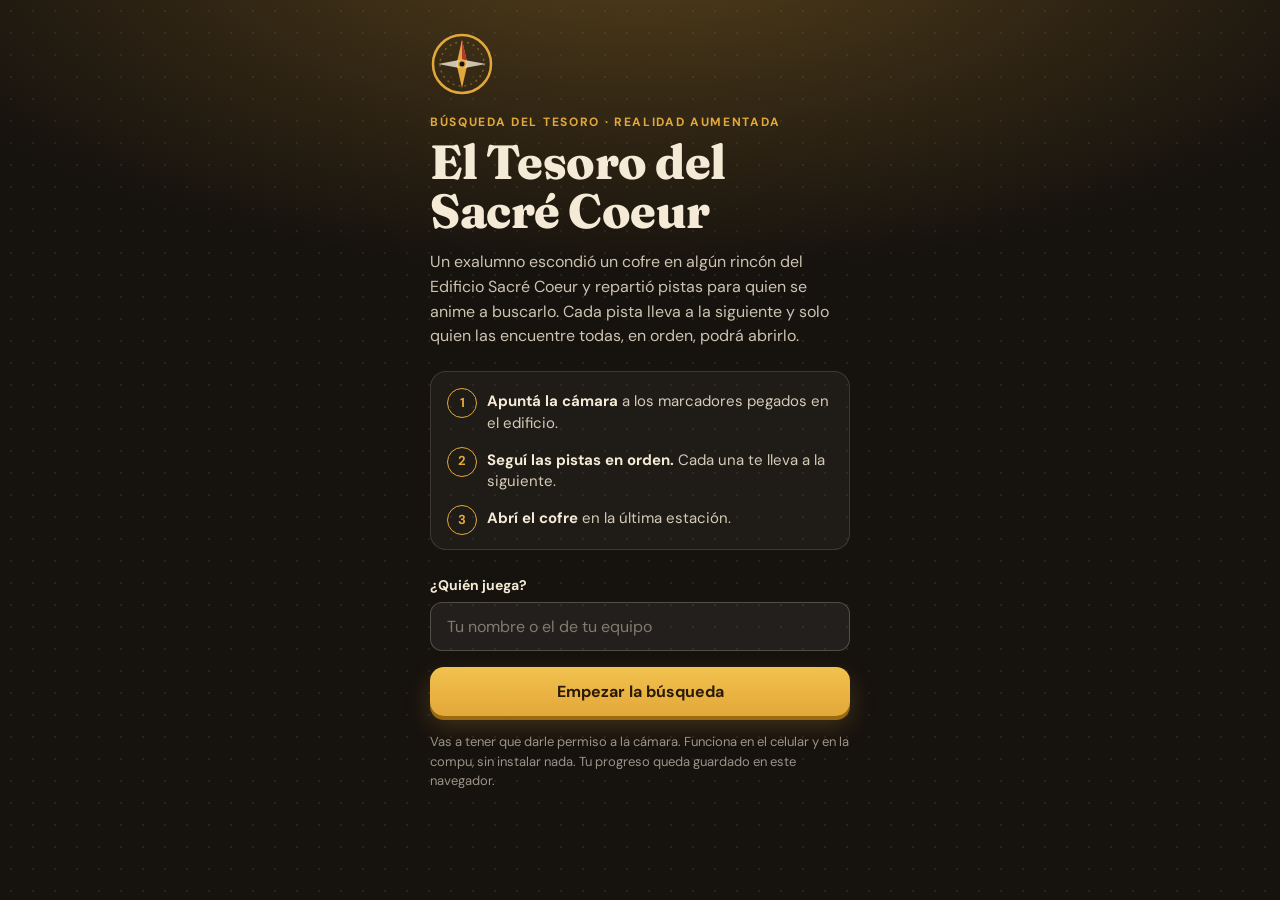
<file: index.html>
<!doctype html>
<html lang="es">
  <head>
    <meta charset="utf-8" />
    <!-- minimum-scale evita que el celular achique la página cuando AR.js ensancha el video. -->
    <meta
      name="viewport"
      content="width=device-width, initial-scale=1, minimum-scale=1, maximum-scale=1, user-scalable=no, shrink-to-fit=no, viewport-fit=cover"
    />
    <title>El Tesoro del Sacré Coeur</title>
    <meta name="description" content="Búsqueda del tesoro en realidad aumentada por el Edificio Sacré Coeur. Hecho con AR.js y A-Frame." />
    <meta name="theme-color" content="#16120e" />
    <link rel="icon" href="data:image/svg+xml,%3Csvg xmlns='http://www.w3.org/2000/svg' viewBox='0 0 64 64'%3E%3Ccircle cx='32' cy='32' r='29' fill='%2316120e' stroke='%23e3a83a' stroke-width='4'/%3E%3Cpath d='M32 9 L38 32 L32 55 L26 32 Z' fill='%23e3a83a'/%3E%3Cpath d='M32 9 L38 32 L32 32 Z' fill='%23b23a2e'/%3E%3C/svg%3E" />
    <link rel="preconnect" href="https://fonts.googleapis.com" />
    <link rel="preconnect" href="https://fonts.gstatic.com" crossorigin />
    <link
      rel="stylesheet"
      href="https://fonts.googleapis.com/css2?family=DM+Sans:wght@400;500;700&family=Fraunces:ital,opsz,wght@0,9..144,700;0,9..144,800;1,9..144,500&display=swap"
    />
    <link rel="stylesheet" href="css/estilos.css" />
    <script src="vendor/aframe-1.6.0.min.js"></script>
    <script src="vendor/aframe-ar-3.4.8.js"></script>
  </head>
  <body>
    <!-- AR.js crea su propio aviso de error si no existe este elemento; usamos el nuestro. -->
    <div id="error-popup" hidden></div>

    <!-- Pantalla de inicio -->
    <section id="intro" class="pantalla" aria-labelledby="titulo">
      <form id="intro-form" class="caja">
        <svg class="emblema" viewBox="0 0 64 64" width="64" height="64" aria-hidden="true">
          <circle cx="32" cy="32" r="29" fill="none" stroke="#e3a83a" stroke-width="2.5" />
          <circle cx="32" cy="32" r="22" fill="none" stroke="#e3a83a" stroke-opacity=".4" stroke-width="1.5" stroke-dasharray="2 4" />
          <path d="M32 8 L37.5 32 L32 56 L26.5 32 Z" fill="#e3a83a" />
          <path d="M32 8 L37.5 32 L32 32 Z" fill="#b23a2e" />
          <path d="M8 32 L32 27.5 L56 32 L32 36.5 Z" fill="#f4ead5" fill-opacity=".8" />
          <circle cx="32" cy="32" r="3.5" fill="#16120e" stroke="#e3a83a" stroke-width="2" />
        </svg>
        <p class="sobre">Búsqueda del tesoro · Realidad aumentada</p>
        <h1 id="titulo">El Tesoro del Sacré Coeur</h1>
        <p id="historia" class="historia"></p>

        <ol class="como">
          <li><b>Apuntá la cámara</b> a los marcadores pegados en el edificio.</li>
          <li><b>Seguí las pistas en orden.</b> Cada una te lleva a la siguiente.</li>
          <li><b>Abrí el cofre</b> en la última estación.</li>
        </ol>

        <label for="nombre">¿Quién juega?</label>
        <input id="nombre" name="nombre" maxlength="40" placeholder="Tu nombre o el de tu equipo" autocomplete="off" />
        <button id="empezar" type="submit" class="boton primario">Empezar la búsqueda</button>
        <button id="reiniciar" type="button" class="boton texto" hidden>Empezar de cero</button>
        <p class="nota">Vas a tener que darle permiso a la cámara. Funciona en el celular y en la compu, sin instalar nada. Tu progreso queda guardado en este navegador.</p>
      </form>
    </section>

    <!-- Barra superior durante el juego -->
    <header id="hud" class="hud" hidden>
      <ol id="progreso" class="progreso" aria-label="Progreso"></ol>
      <span id="progreso-texto" class="solo-lector"></span>
      <span id="reloj" class="reloj" aria-label="Tiempo de búsqueda">00:00</span>
      <button id="ver-pistas" type="button" class="boton chico">Pistas</button>
    </header>

    <!-- Guía para apuntar -->
    <div id="mira" class="mira" hidden>
      <div class="mira-marco"></div>
      <p>Apuntá la cámara a un marcador</p>
    </div>

    <!-- Cargando cámara -->
    <div id="cargando" class="cargando" hidden role="status">
      <div class="cargando-caja">
        <div class="ruedita" aria-hidden="true"></div>
        <p id="cargando-texto">Prendiendo la cámara…</p>
        <button id="reintentar" type="button" class="boton primario" hidden>Reintentar</button>
      </div>
    </div>

    <!-- Tarjeta de pista -->
    <section id="tarjeta" class="tarjeta" hidden aria-live="polite">
      <p id="t-etiqueta" class="tarjeta-etiqueta"></p>
      <h2 id="t-titulo"></h2>
      <p id="t-texto"></p>
      <div id="t-proxima-caja" class="t-proxima">
        <span id="t-proxima-etiqueta">Próxima pista</span>
        <p id="t-proxima"></p>
      </div>
      <button id="t-cerrar" type="button" class="boton primario">Seguir buscando</button>
    </section>

    <!-- Panel con las pistas encontradas -->
    <section id="panel" class="panel" hidden aria-labelledby="panel-titulo">
      <div class="panel-caja">
        <h2 id="panel-titulo">Tus pistas</h2>
        <ol id="lista-pistas" class="lista-pistas"></ol>
        <button id="cerrar-panel" type="button" class="boton primario">Volver a la cámara</button>
        <button id="reiniciar-juego" type="button" class="boton texto oscuro">Reiniciar el juego</button>
      </div>
    </section>

    <!-- Pantalla final -->
    <section id="final" class="pantalla final" hidden aria-labelledby="f-titulo">
      <div class="caja">
        <svg class="emblema" viewBox="0 0 64 64" width="72" height="72" aria-hidden="true">
          <path d="M9 31 h46 v21 a3 3 0 0 1 -3 3 h-40 a3 3 0 0 1 -3 -3 z" fill="#7a4a21" />
          <path d="M9 31 a23 15 0 0 1 46 0 z" fill="#93602f" />
          <rect x="9" y="29" width="46" height="5" fill="#e3a83a" />
          <rect x="17" y="34" width="4" height="21" fill="#e3a83a" opacity=".8" />
          <rect x="43" y="34" width="4" height="21" fill="#e3a83a" opacity=".8" />
          <rect x="28" y="33" width="8" height="10" rx="1.5" fill="#f2c14e" />
          <rect x="31" y="36" width="2" height="4" fill="#16120e" />
          <path d="M51 5 l2 5 5 2 -5 2 -2 5 -2 -5 -5 -2 5 -2z" fill="#f2c14e" />
          <path d="M11 9 l1.4 3.4 3.4 1.4 -3.4 1.4 -1.4 3.4 -1.4 -3.4 -3.4 -1.4 3.4 -1.4z" fill="#f4ead5" />
        </svg>
        <p class="sobre">¡Tesoro encontrado!</p>
        <h1 id="f-titulo">¡Felicitaciones!</h1>
        <p id="f-texto" class="historia"></p>
        <dl class="datos">
          <div><dt>Tiempo</dt><dd id="f-tiempo"></dd></div>
          <div><dt>Estaciones</dt><dd id="f-estaciones"></dd></div>
          <div><dt>Terminado</dt><dd id="f-fecha"></dd></div>
        </dl>
        <button id="f-ver" type="button" class="boton primario">Ver el cofre abierto</button>
        <button id="f-reiniciar" type="button" class="boton texto">Jugar otra vez</button>
      </div>
    </section>

    <canvas id="confeti" class="confeti" hidden aria-hidden="true"></canvas>
    <div id="depuracion" class="depuracion" hidden></div>

    <script src="js/estaciones.js"></script>
    <script src="js/modelos.js"></script>
    <script src="js/juego.js"></script>
  </body>
</html>
</file>
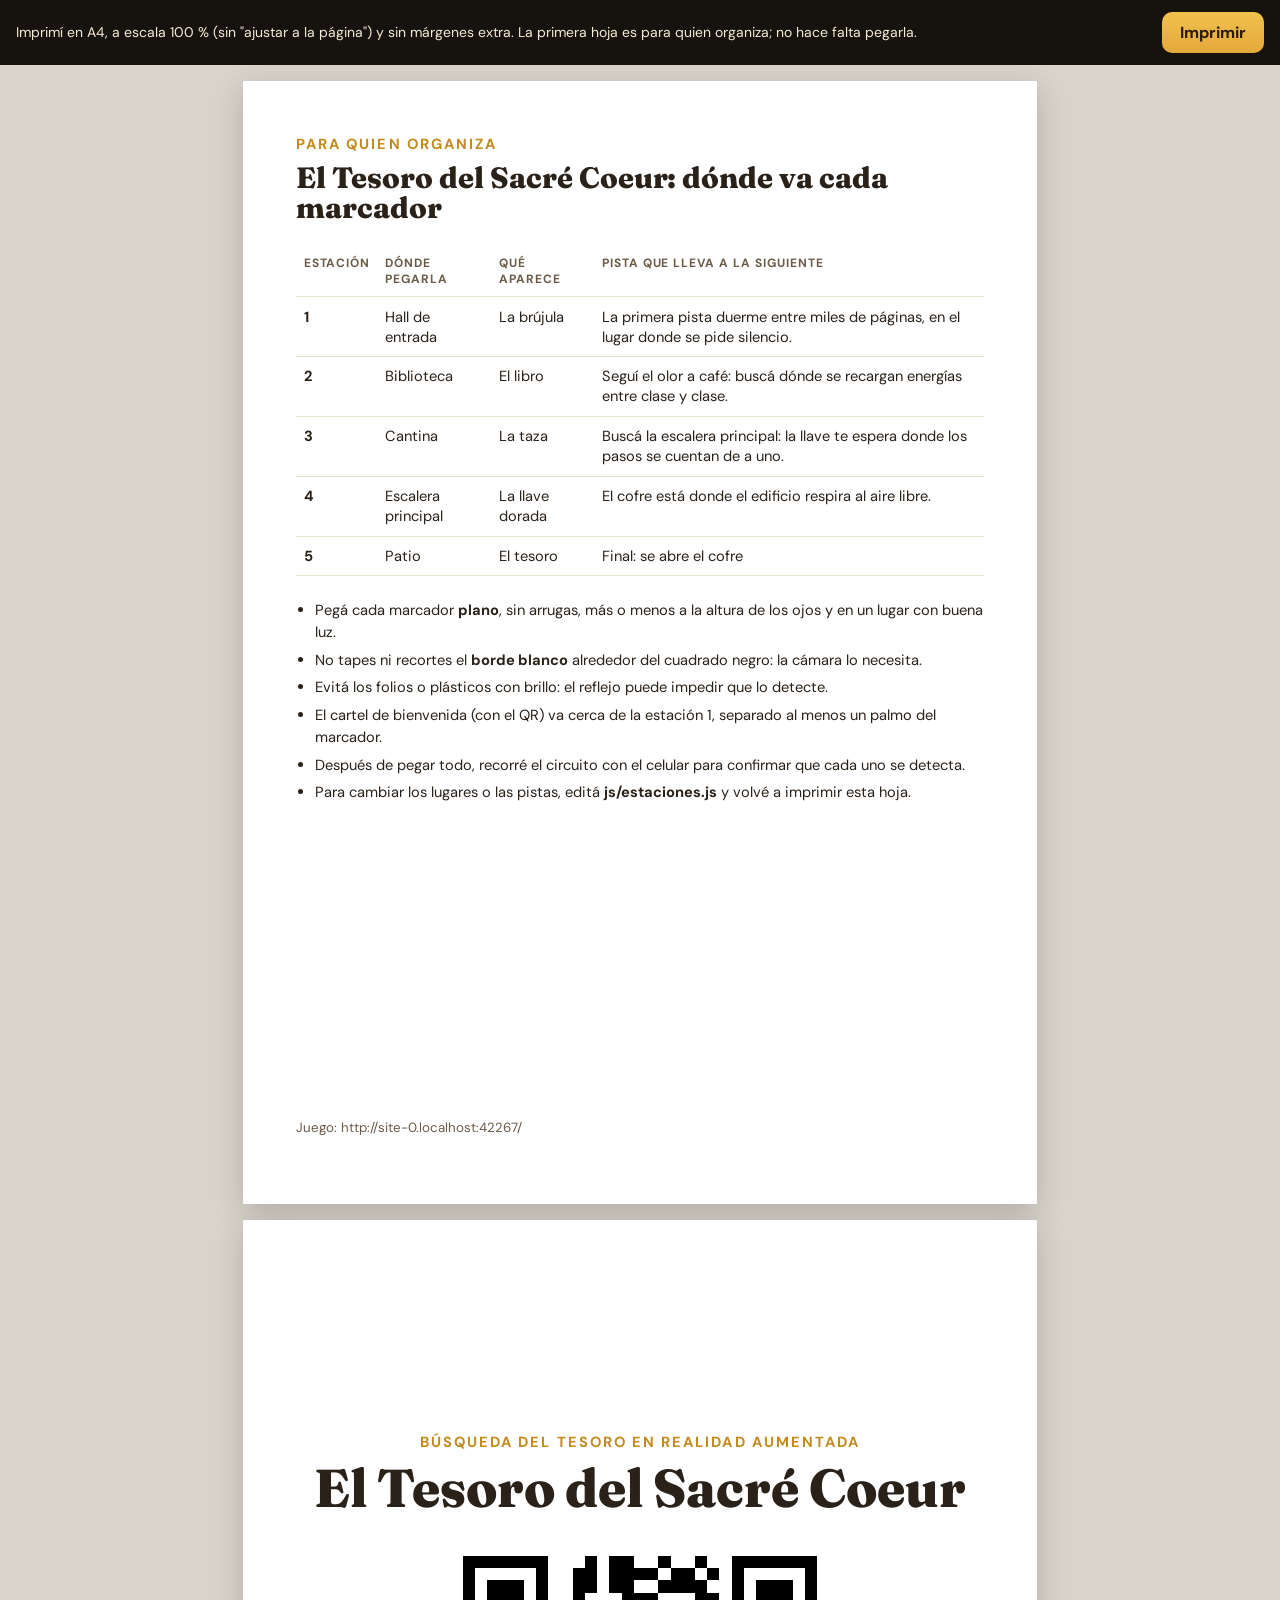
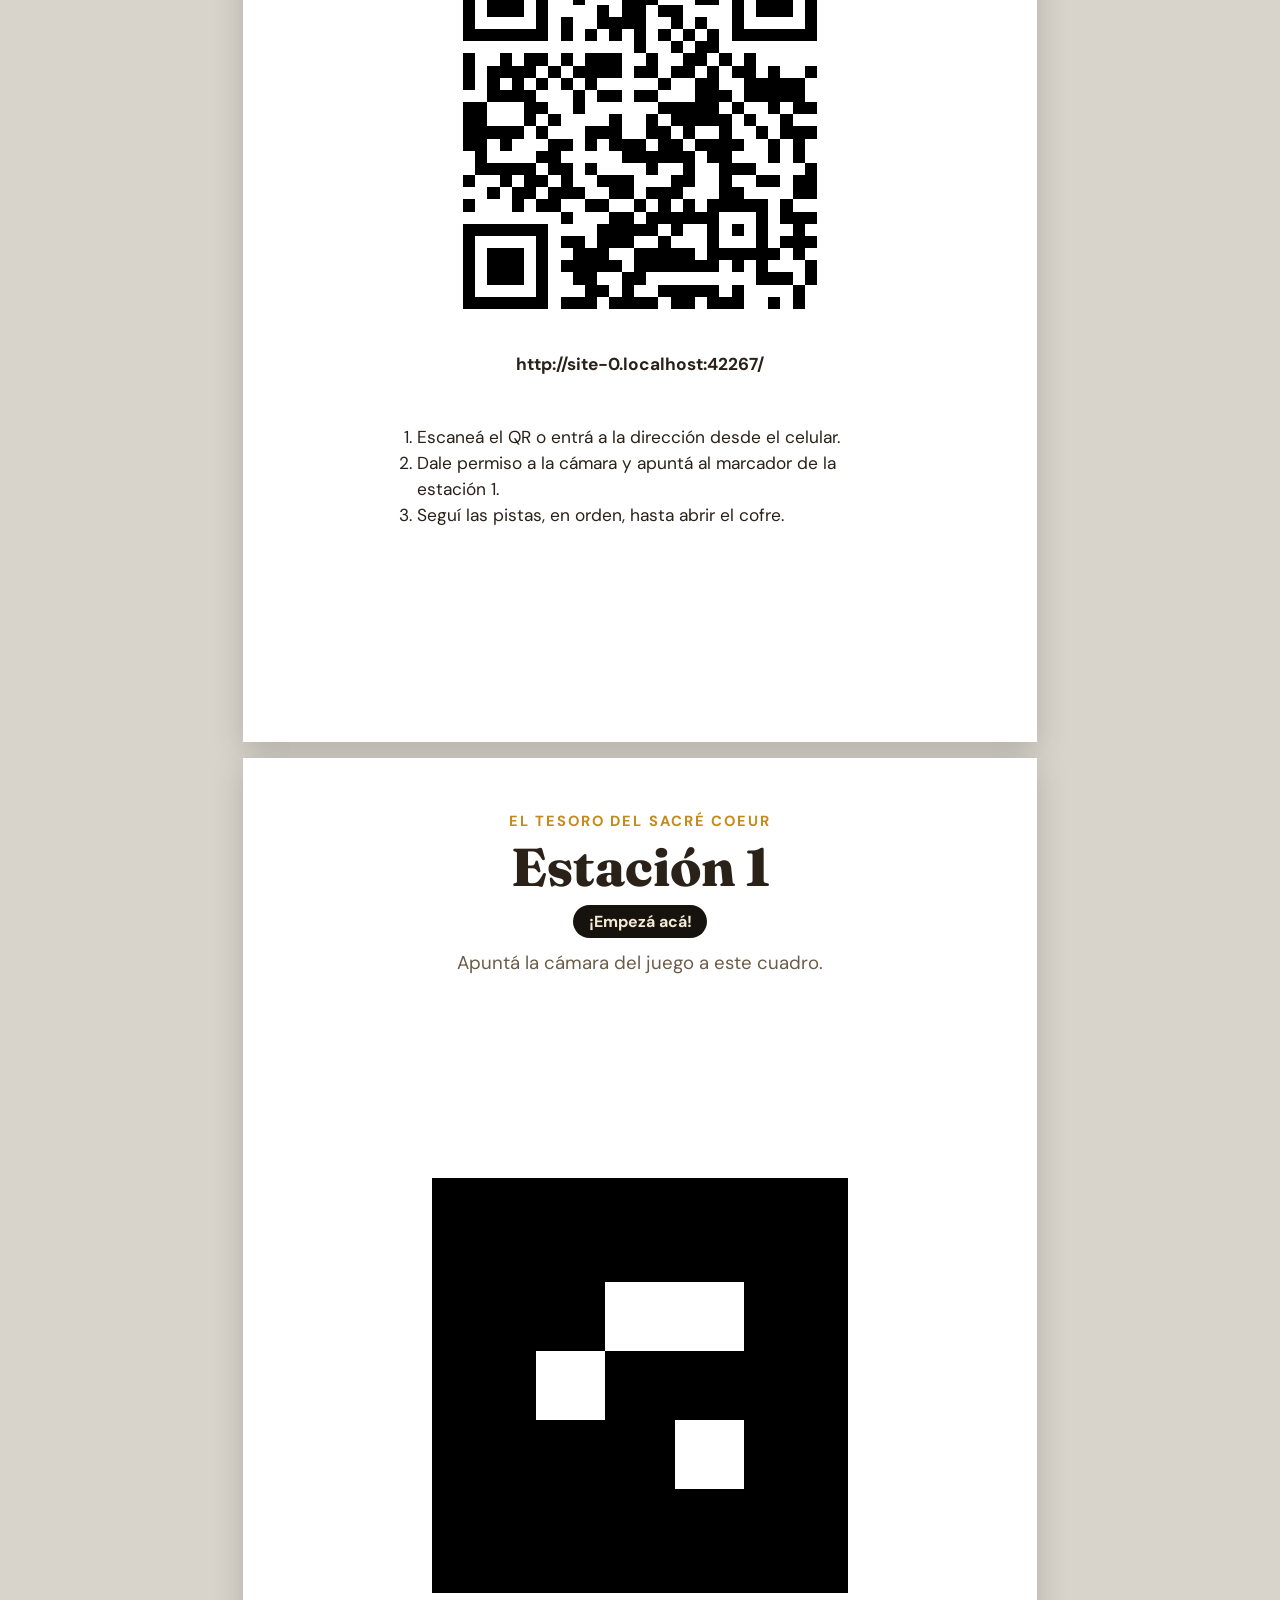
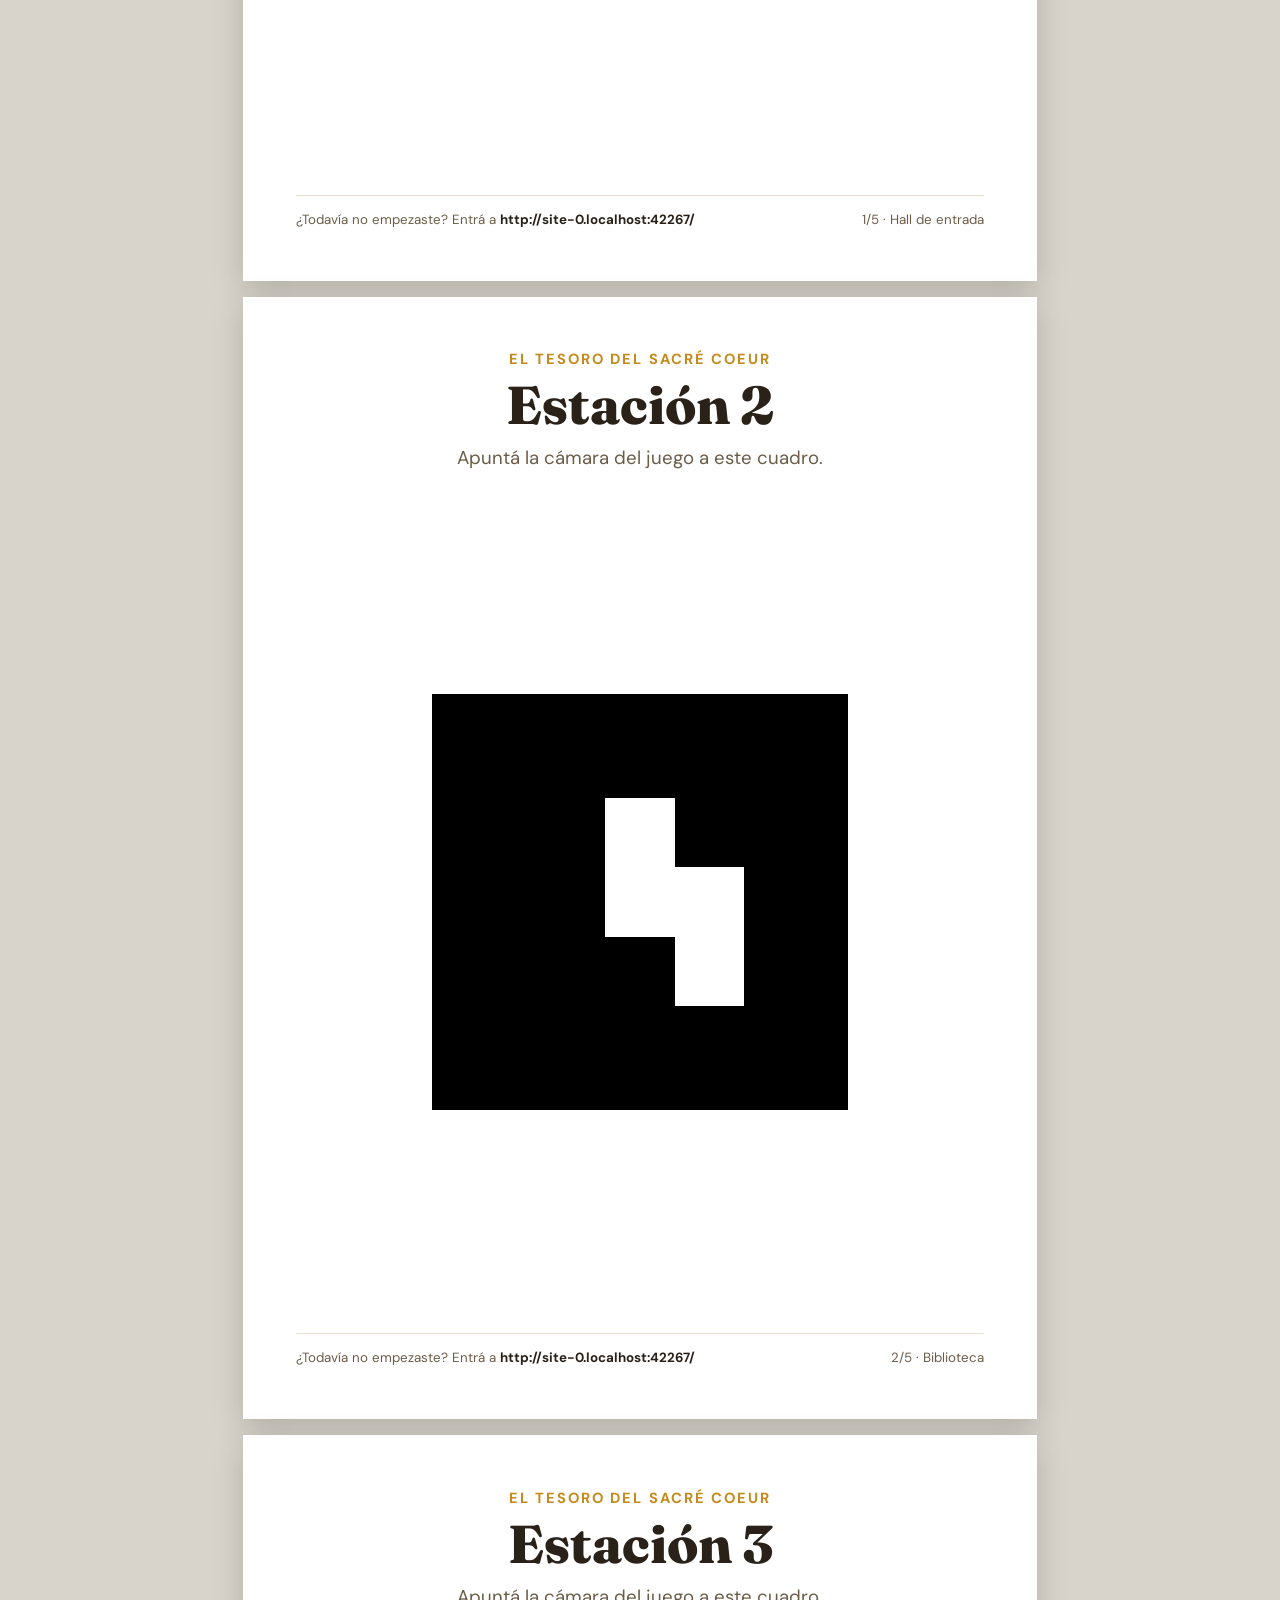
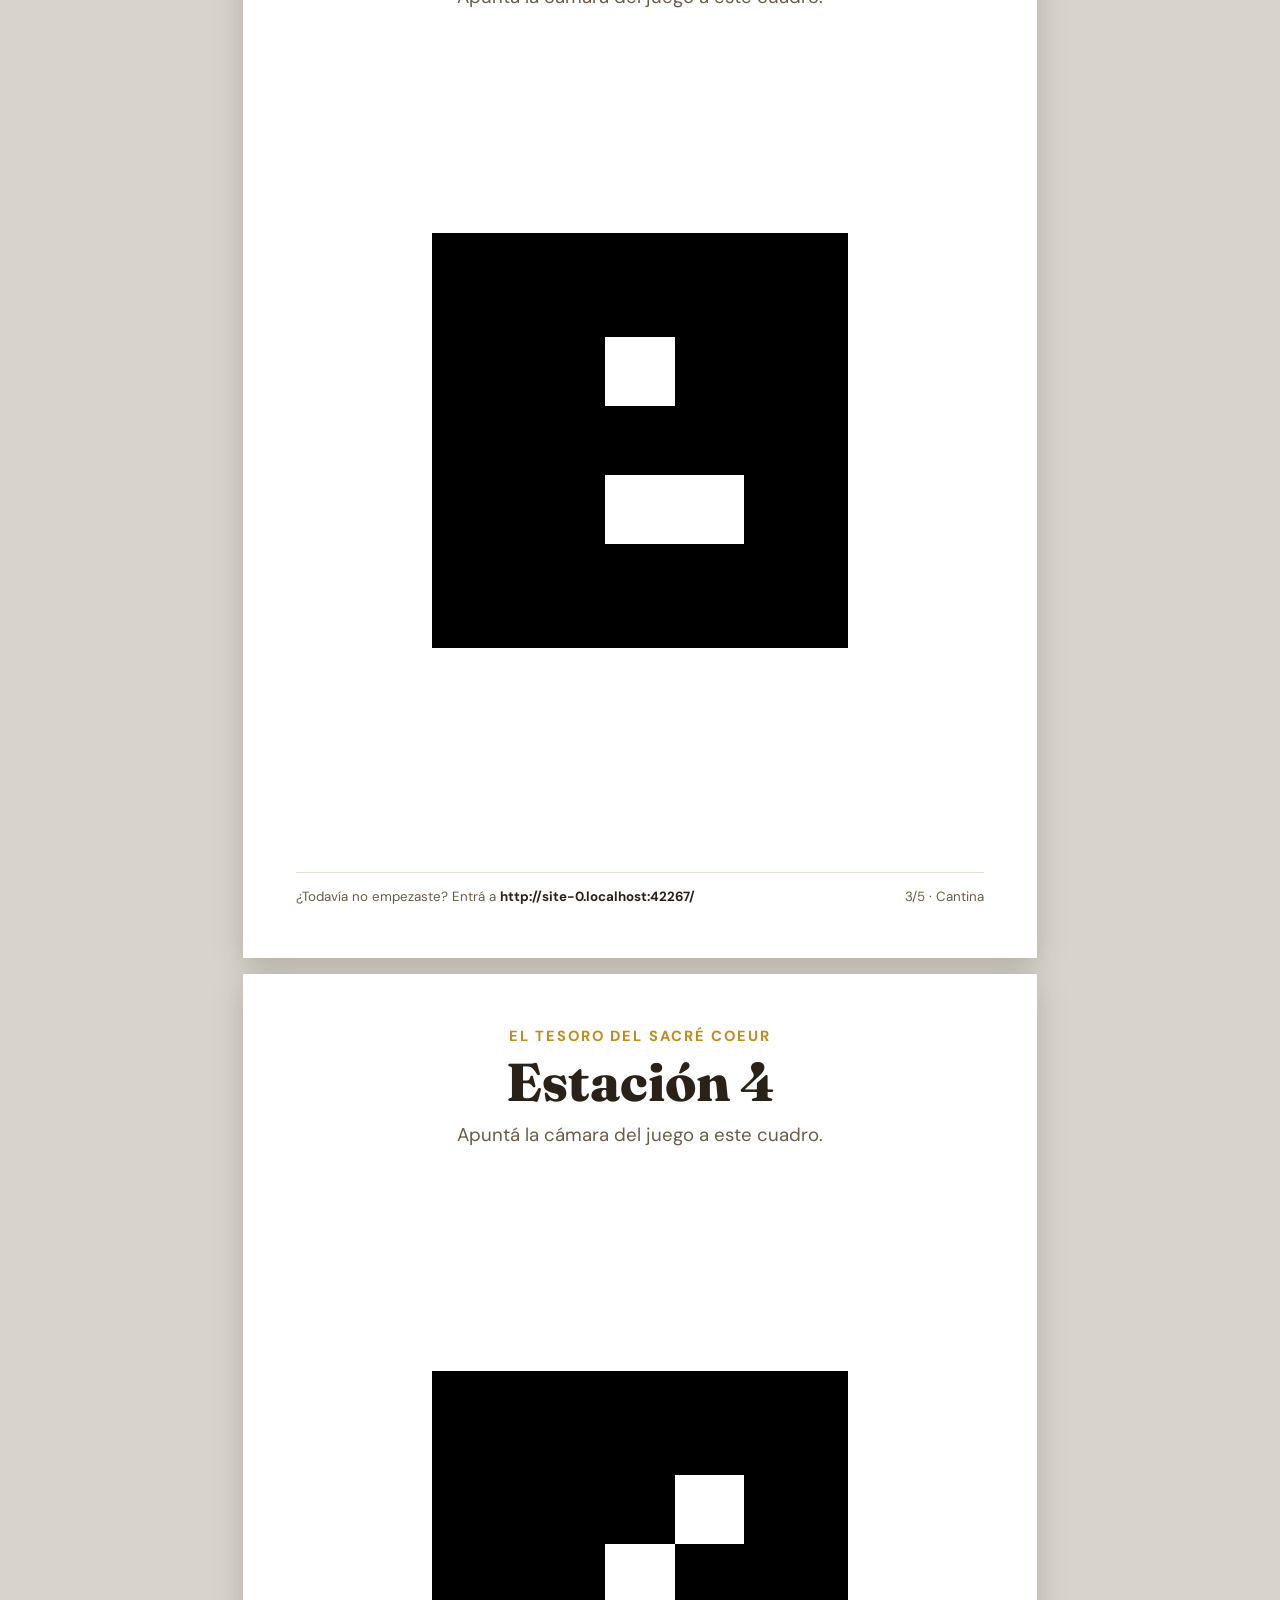
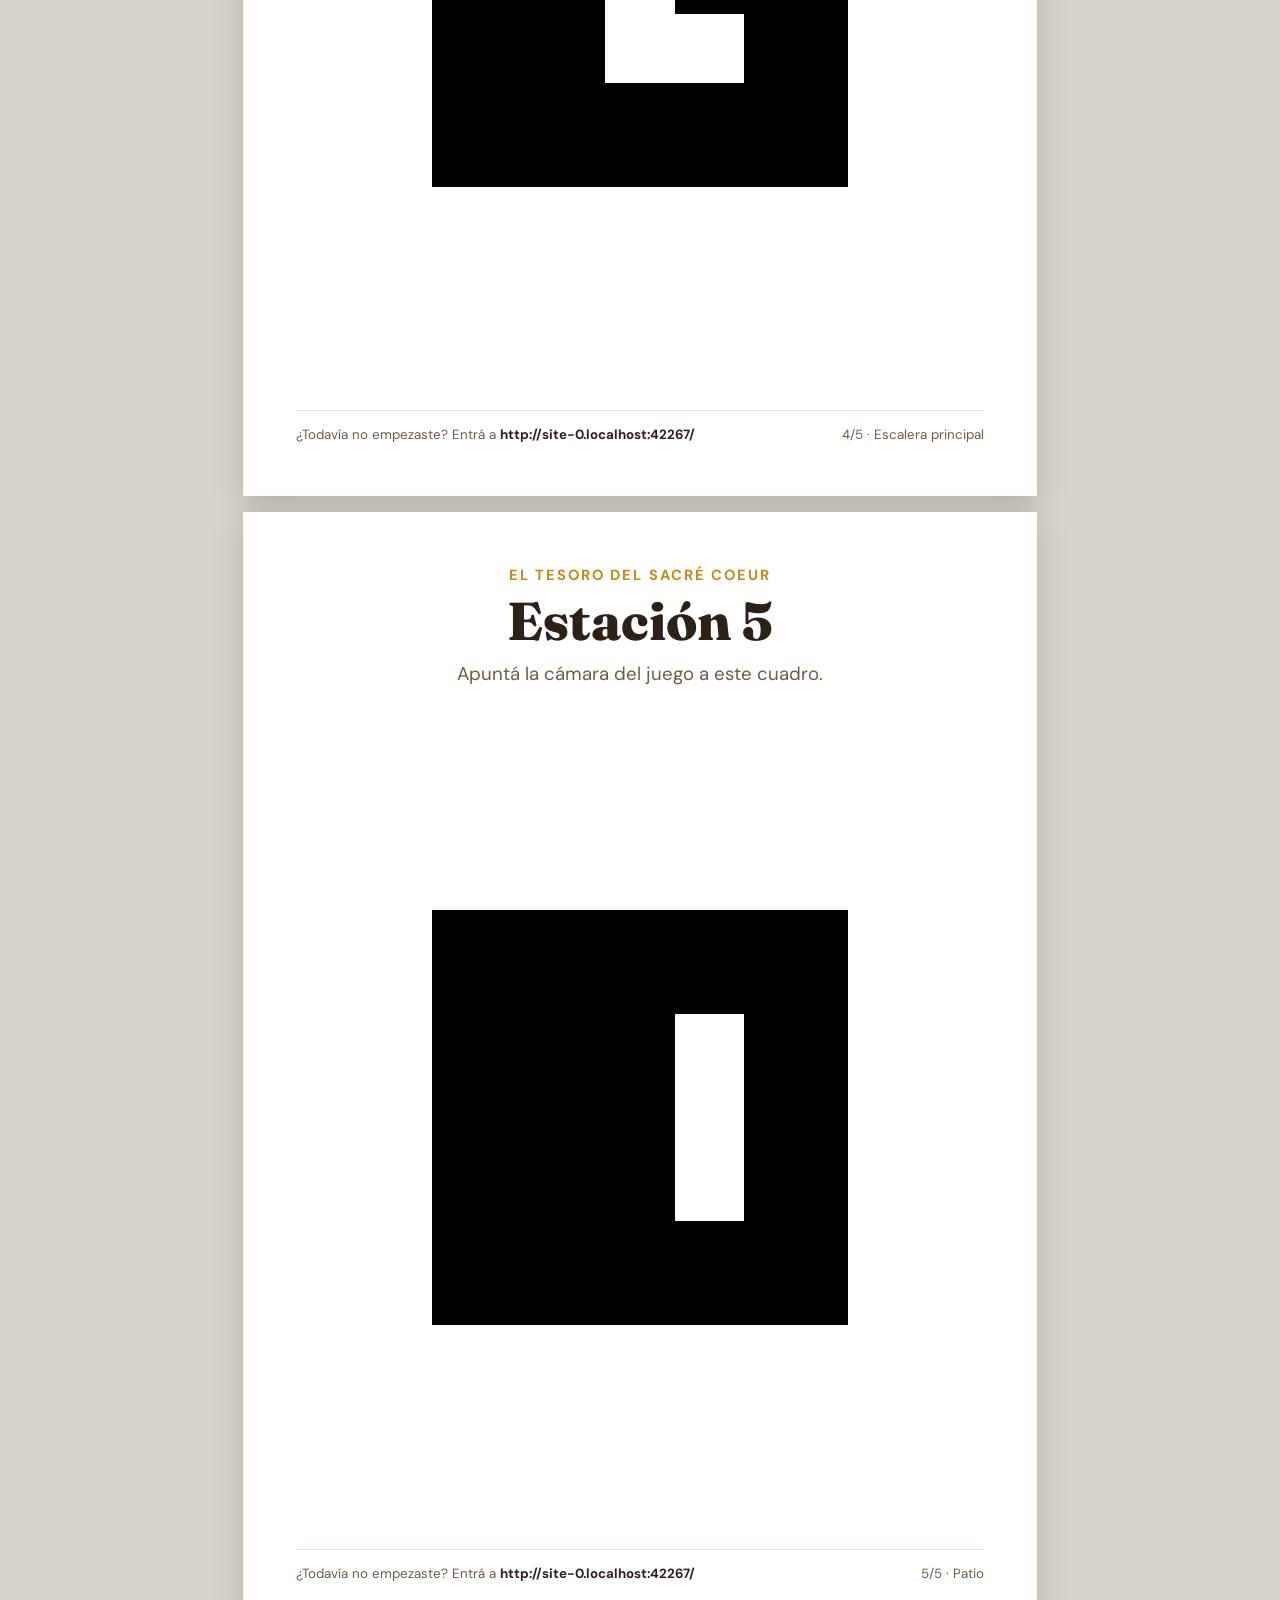
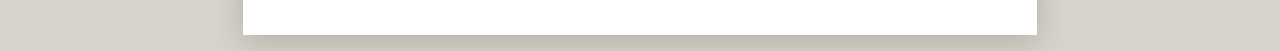
<file: imprimir.html>
<!doctype html>
<html lang="es">
  <head>
    <meta charset="utf-8" />
    <meta name="viewport" content="width=device-width, initial-scale=1" />
    <title>Marcadores para imprimir</title>
    <link rel="preconnect" href="https://fonts.googleapis.com" />
    <link rel="preconnect" href="https://fonts.gstatic.com" crossorigin />
    <link
      rel="stylesheet"
      href="https://fonts.googleapis.com/css2?family=DM+Sans:wght@400;500;700&family=Fraunces:opsz,wght@9..144,700;9..144,800&display=swap"
    />
    <style>
      :root {
        --tinta: #16120e;
        --texto: #2a2119;
        --suave: #6b5c48;
        --oro: #c58a1c;
        --display: 'Fraunces', Georgia, serif;
        font-family: 'DM Sans', system-ui, -apple-system, 'Segoe UI', sans-serif;
        color: var(--texto);
      }
      * { box-sizing: border-box; }
      html { background: #d9d4cb; }
      body { margin: 0; }

      .barra {
        position: sticky;
        top: 0;
        z-index: 2;
        display: flex;
        flex-wrap: wrap;
        align-items: center;
        gap: 12px;
        padding: 12px 16px;
        background: var(--tinta);
        color: #f4ead5;
      }
      .barra p { flex: 1 1 260px; margin: 0; font-size: 14px; line-height: 1.4; }
      .barra button {
        padding: 10px 18px;
        border: 0;
        border-radius: 10px;
        background: linear-gradient(180deg, #f2c14e, #e3a83a);
        color: #2a1a05;
        font: inherit;
        font-weight: 700;
        cursor: pointer;
      }

      .hoja {
        width: 210mm;
        height: 297mm;
        margin: 16px auto;
        padding: 14mm;
        overflow: hidden;
        background: #fff;
        box-shadow: 0 8px 30px rgba(0, 0, 0, 0.18);
        display: flex;
        flex-direction: column;
      }
      @media (max-width: 840px) {
        .hoja { zoom: 0.45; }
      }

      .sobre { margin: 0; font-size: 11pt; font-weight: 700; letter-spacing: 0.14em; text-transform: uppercase; color: var(--oro); }
      h1, h2 { font-family: var(--display); margin: 2mm 0 0; line-height: 1.02; }
      h1 { font-size: 40pt; font-weight: 800; }
      h2 { font-size: 22pt; font-weight: 800; }
      p { font-size: 12pt; line-height: 1.45; }

      /* Carteles de estación */
      .cartel { align-items: center; text-align: center; }
      .cartel .cabeza { width: 100%; }
      .cartel .instruccion { margin: 3mm 0 0; font-size: 14pt; color: var(--suave); }
      .marcador { width: 165mm; height: 165mm; margin: auto 0; image-rendering: pixelated; }
      .pie {
        width: 100%;
        display: flex;
        justify-content: space-between;
        align-items: flex-end;
        gap: 8mm;
        padding-top: 4mm;
        border-top: 0.4mm solid #e6dfd2;
        font-size: 10pt;
        color: var(--suave);
        text-align: left;
      }
      .pie b { color: var(--texto); }
      .cinta {
        display: inline-block;
        margin-top: 3mm;
        padding: 1.5mm 4mm;
        border-radius: 99px;
        background: var(--tinta);
        color: #f4ead5;
        font-size: 12pt;
        font-weight: 700;
      }

      /* Cartel de bienvenida */
      .bienvenida { justify-content: center; align-items: center; text-align: center; }
      .bienvenida .qr { width: 95mm; height: 95mm; margin: 10mm 0 6mm; image-rendering: pixelated; }
      .bienvenida .url { font-size: 13pt; font-weight: 700; word-break: break-all; }
      .bienvenida ol { margin: 8mm auto 0; padding-left: 6mm; max-width: 130mm; text-align: left; font-size: 13pt; line-height: 1.5; }

      /* Hoja para quien organiza */
      .organiza table { width: 100%; border-collapse: collapse; margin: 6mm 0; font-size: 11pt; }
      .organiza th, .organiza td { padding: 2.5mm 2mm; border-bottom: 0.3mm solid #e6dfd2; text-align: left; vertical-align: top; }
      .organiza th { font-size: 9pt; letter-spacing: 0.08em; text-transform: uppercase; color: var(--suave); }
      .organiza ul { margin: 0; padding-left: 5mm; font-size: 11pt; line-height: 1.5; }
      .organiza li + li { margin-top: 1.5mm; }
      .organiza .aviso { margin-top: auto; font-size: 10pt; color: var(--suave); }

      @page { size: A4; margin: 0; }
      @media print {
        html { background: #fff; }
        .barra { display: none; }
        .hoja { margin: 0; box-shadow: none; zoom: 1; break-after: page; }
      }
    </style>
  </head>
  <body>
    <div class="barra">
      <p>Imprimí en A4, a escala 100 % (sin "ajustar a la página") y sin márgenes extra. La primera hoja es para quien organiza; no hace falta pegarla.</p>
      <button type="button" onclick="window.print()">Imprimir</button>
    </div>
    <main id="hojas"></main>

    <script src="vendor/qrcode-1.4.4.min.js"></script>
    <script src="js/estaciones.js"></script>
    <script>
      (function () {
        'use strict';
        const { titulo, estaciones } = window.JUEGO;
        const total = estaciones.length;
        const urlJuego = new URL('./', location.href).href;
        const esc = (t) => { const d = document.createElement('div'); d.textContent = t; return d.innerHTML; };

        let qr = '';
        try {
          const q = qrcode(0, 'M');
          q.addData(urlJuego);
          q.make();
          qr = q.createDataURL(8, 2);
        } catch (_) { /* sin QR queda la URL escrita */ }

        const organiza = `
          <section class="hoja organiza">
            <p class="sobre">Para quien organiza</p>
            <h2>${esc(titulo)}: dónde va cada marcador</h2>
            <table>
              <thead><tr><th>Estación</th><th>Dónde pegarla</th><th>Qué aparece</th><th>Pista que lleva a la siguiente</th></tr></thead>
              <tbody>
                ${estaciones.map((e, i) => `
                  <tr>
                    <td><b>${i + 1}</b></td>
                    <td>${esc(e.lugar)}</td>
                    <td>${esc(e.titulo)}</td>
                    <td>${esc(e.proxima || 'Final: se abre el cofre')}</td>
                  </tr>`).join('')}
              </tbody>
            </table>
            <ul>
              <li>Pegá cada marcador <b>plano</b>, sin arrugas, más o menos a la altura de los ojos y en un lugar con buena luz.</li>
              <li>No tapes ni recortes el <b>borde blanco</b> alrededor del cuadrado negro: la cámara lo necesita.</li>
              <li>Evitá los folios o plásticos con brillo: el reflejo puede impedir que lo detecte.</li>
              <li>El cartel de bienvenida (con el QR) va cerca de la estación 1, separado al menos un palmo del marcador.</li>
              <li>Después de pegar todo, recorré el circuito con el celular para confirmar que cada uno se detecta.</li>
              <li>Para cambiar los lugares o las pistas, editá <b>js/estaciones.js</b> y volvé a imprimir esta hoja.</li>
            </ul>
            <p class="aviso">Juego: ${esc(urlJuego)}</p>
          </section>`;

        const bienvenida = `
          <section class="hoja bienvenida">
            <p class="sobre">Búsqueda del tesoro en realidad aumentada</p>
            <h1>${esc(titulo)}</h1>
            ${qr ? `<img class="qr" src="${qr}" alt="Código QR para abrir el juego" />` : ''}
            <p class="url">${esc(urlJuego)}</p>
            <ol>
              <li>Escaneá el QR o entrá a la dirección desde el celular.</li>
              <li>Dale permiso a la cámara y apuntá al marcador de la estación 1.</li>
              <li>Seguí las pistas, en orden, hasta abrir el cofre.</li>
            </ol>
          </section>`;

        const carteles = estaciones.map((e, i) => `
          <section class="hoja cartel">
            <div class="cabeza">
              <p class="sobre">${esc(titulo)}</p>
              <h1>Estación ${i + 1}</h1>
              ${i === 0 ? '<span class="cinta">¡Empezá acá!</span>' : ''}
              <p class="instruccion">Apuntá la cámara del juego a este cuadro.</p>
            </div>
            <img class="marcador" src="marcadores/codigo-${e.codigo}.png" alt="Marcador de la estación ${i + 1}" />
            <div class="pie">
              <span>¿Todavía no empezaste? Entrá a <b>${esc(urlJuego)}</b></span>
              <span>${i + 1}/${total} · ${esc(e.lugar)}</span>
            </div>
          </section>`).join('');

        document.getElementById('hojas').innerHTML = organiza + bienvenida + carteles;
      })();
    </script>
  </body>
</html>
</file>
<file: css/estilos.css>
:root {
  --tinta: #16120e;
  --tinta-2: #241c14;
  --papel: #f4ead5;
  --papel-2: #e8dbbd;
  --texto: #2a2119;
  --texto-suave: #6b5c48;
  --oro: #e3a83a;
  --oro-claro: #f2c14e;
  --oro-oscuro: #9a6a12;
  --rojo: #b23a2e;
  --sombra: 0 18px 50px rgba(0, 0, 0, 0.45);
  --arriba: env(safe-area-inset-top, 0px);
  --abajo: env(safe-area-inset-bottom, 0px);
  --display: 'Fraunces', Georgia, 'Times New Roman', serif;
  font-family: 'DM Sans', system-ui, -apple-system, 'Segoe UI', Roboto, sans-serif;
}

* { box-sizing: border-box; }
[hidden] { display: none !important; }
/* A-Frame agrega un botón de VR que acá no tiene sentido. */
.a-enter-vr, .a-enter-ar { display: none !important; }

/* El fondo va solo en html: así el video de la cámara (z-index negativo) queda visible. */
/* overflow hidden en html y body: AR.js ensancha el body para que el video cubra la pantalla y,
   sin esto, el navegador del celular agranda la página y la interfaz queda afuera. */
html { background: var(--tinta); height: 100%; overflow: hidden; }
body {
  margin: 0;
  overflow: hidden;
  color: var(--papel);
  -webkit-font-smoothing: antialiased;
  -webkit-tap-highlight-color: transparent;
}

.solo-lector {
  position: absolute; width: 1px; height: 1px; overflow: hidden;
  clip: rect(0 0 0 0); white-space: nowrap;
}

:focus-visible { outline: 3px solid var(--oro-claro); outline-offset: 2px; }

/* ---------- Botones ---------- */

.boton {
  display: block;
  width: 100%;
  padding: 15px 18px;
  border: 0;
  border-radius: 14px;
  font-size: 16px; font-weight: 700; line-height: 1.2;
  font-family: inherit;
  cursor: pointer;
  transition: transform 0.08s ease, box-shadow 0.08s ease, background 0.2s ease;
}
.boton.primario {
  color: #2a1a05;
  background: linear-gradient(180deg, var(--oro-claro), var(--oro));
  box-shadow: 0 4px 0 var(--oro-oscuro), 0 10px 24px rgba(227, 168, 58, 0.22);
}
.boton.primario:active { transform: translateY(3px); box-shadow: 0 1px 0 var(--oro-oscuro); }
.boton.texto {
  margin-top: 10px;
  color: var(--papel);
  background: none;
  opacity: 0.8;
  text-decoration: underline;
  text-underline-offset: 3px;
  font-weight: 500;
}
.boton.texto.oscuro { color: var(--texto-suave); }
.boton.chico {
  width: auto;
  padding: 8px 14px;
  font-size: 14px;
  color: var(--papel);
  background: rgba(244, 234, 213, 0.14);
  border: 1px solid rgba(244, 234, 213, 0.28);
  border-radius: 999px;
  backdrop-filter: blur(6px);
  -webkit-backdrop-filter: blur(6px);
}

/* ---------- Pantallas completas (inicio y final) ---------- */

.pantalla {
  position: fixed;
  inset: 0;
  z-index: 30;
  overflow-y: auto;
  background-color: var(--tinta);
  background-image:
    radial-gradient(ellipse 90% 55% at 50% -8%, rgba(227, 168, 58, 0.3), transparent 70%),
    radial-gradient(rgba(244, 234, 213, 0.07) 1px, transparent 1.2px);
  background-size: auto, 22px 22px;
}
.caja {
  max-width: 460px;
  margin: 0 auto;
  padding: calc(32px + var(--arriba)) 20px calc(32px + var(--abajo));
}
.emblema { display: block; margin-bottom: 18px; }
.sobre {
  margin: 0;
  font-size: 12px;
  font-weight: 700;
  letter-spacing: 0.14em;
  text-transform: uppercase;
  color: var(--oro);
}
.pantalla h1 {
  margin: 8px 0 14px;
  font-family: var(--display);
  font-weight: 800;
  font-size: clamp(34px, 9.5vw, 48px);
  line-height: 1.02;
  letter-spacing: -0.01em;
  text-wrap: balance;
}
.historia {
  margin: 0 0 22px;
  font-size: 16px;
  line-height: 1.55;
  color: rgba(244, 234, 213, 0.82);
}

.como {
  list-style: none;
  counter-reset: paso;
  margin: 0 0 26px;
  padding: 16px;
  border: 1px solid rgba(244, 234, 213, 0.14);
  border-radius: 16px;
  background: rgba(244, 234, 213, 0.04);
}
.como li {
  counter-increment: paso;
  position: relative;
  min-height: 28px;
  padding: 3px 0 0 40px;
  font-size: 15px;
  line-height: 1.45;
  color: rgba(244, 234, 213, 0.85);
}
.como li + li { margin-top: 12px; }
.como li::before {
  content: counter(paso);
  position: absolute;
  left: 0;
  top: 0;
  display: grid;
  place-items: center;
  width: 28px;
  height: 28px;
  border: 1.5px solid var(--oro);
  border-radius: 50%;
  font-weight: 700;
  font-size: 13px;
  color: var(--oro);
}
.como b { color: var(--papel); }

label { display: block; margin-bottom: 8px; font-size: 14px; font-weight: 700; }
input {
  width: 100%;
  margin-bottom: 16px;
  padding: 14px 16px;
  border: 1px solid rgba(244, 234, 213, 0.22);
  border-radius: 12px;
  background: rgba(255, 255, 255, 0.06);
  color: var(--papel);
  font-size: 16px; line-height: 1.2;
  font-family: inherit;
}
input::placeholder { color: rgba(244, 234, 213, 0.45); }
.nota { margin: 16px 0 0; font-size: 13px; line-height: 1.5; color: rgba(244, 234, 213, 0.6); }

/* ---------- Barra superior ---------- */

.hud {
  position: fixed;
  top: 0;
  left: 0;
  right: 0;
  z-index: 20;
  display: flex;
  align-items: center;
  gap: 10px;
  padding: calc(12px + var(--arriba)) 14px 22px;
  background: linear-gradient(to bottom, rgba(22, 18, 14, 0.88), rgba(22, 18, 14, 0));
}
.progreso { display: flex; gap: 6px; margin: 0; padding: 0; list-style: none; }
.progreso li {
  display: grid;
  place-items: center;
  width: 28px;
  height: 28px;
  border: 2px solid rgba(244, 234, 213, 0.4);
  border-radius: 50%;
  font-size: 13px;
  font-weight: 700;
  color: rgba(244, 234, 213, 0.65);
  background: rgba(22, 18, 14, 0.4);
}
.progreso li.hecha { border-color: var(--oro); background: var(--oro); color: #2a1a05; }
.progreso li.actual { border-color: var(--oro-claro); color: var(--oro-claro); animation: pulso 1.6s ease-in-out infinite; }
.reloj {
  margin-left: auto;
  padding: 6px 11px;
  border-radius: 999px;
  background: rgba(0, 0, 0, 0.45);
  font-size: 14px;
  font-weight: 700;
  font-variant-numeric: tabular-nums;
}
@keyframes pulso {
  0%, 100% { box-shadow: 0 0 0 0 rgba(242, 193, 78, 0.55); }
  50% { box-shadow: 0 0 0 6px rgba(242, 193, 78, 0); }
}

/* ---------- Mira ---------- */

.mira {
  position: fixed;
  inset: 0;
  z-index: 10;
  display: flex;
  flex-direction: column;
  align-items: center;
  justify-content: center;
  pointer-events: none;
}
.mira-marco {
  --c: rgba(244, 234, 213, 0.9);
  --l: 34px;
  --g: 3px;
  width: min(62vw, 52vh, 320px);
  aspect-ratio: 1;
  background:
    linear-gradient(var(--c), var(--c)) top left / var(--l) var(--g),
    linear-gradient(var(--c), var(--c)) top left / var(--g) var(--l),
    linear-gradient(var(--c), var(--c)) top right / var(--l) var(--g),
    linear-gradient(var(--c), var(--c)) top right / var(--g) var(--l),
    linear-gradient(var(--c), var(--c)) bottom left / var(--l) var(--g),
    linear-gradient(var(--c), var(--c)) bottom left / var(--g) var(--l),
    linear-gradient(var(--c), var(--c)) bottom right / var(--l) var(--g),
    linear-gradient(var(--c), var(--c)) bottom right / var(--g) var(--l);
  background-repeat: no-repeat;
  animation: respira 2.4s ease-in-out infinite;
}
.mira p {
  margin: 20px 0 0;
  padding: 8px 14px;
  border-radius: 999px;
  background: rgba(22, 18, 14, 0.72);
  font-size: 14px;
  font-weight: 500;
}
@keyframes respira {
  0%, 100% { transform: scale(1); opacity: 0.9; }
  50% { transform: scale(0.96); opacity: 0.6; }
}

/* ---------- Cargando ---------- */

.cargando {
  position: fixed;
  inset: 0;
  z-index: 25;
  display: grid;
  place-items: center;
  padding: 20px;
  background: rgba(22, 18, 14, 0.88);
}
.cargando-caja { max-width: 320px; text-align: center; }
.cargando p { margin: 16px 0; font-size: 16px; line-height: 1.5; }
.ruedita {
  width: 44px;
  height: 44px;
  margin: 0 auto;
  border: 3px solid rgba(244, 234, 213, 0.2);
  border-top-color: var(--oro);
  border-radius: 50%;
  animation: gira 0.9s linear infinite;
}
.cargando.error .ruedita { display: none; }
@keyframes gira { to { transform: rotate(360deg); } }

/* ---------- Tarjeta de pista ---------- */

.tarjeta {
  position: fixed;
  left: 12px;
  right: 12px;
  bottom: calc(12px + var(--abajo));
  z-index: 22;
  max-width: 520px;
  max-height: calc(100% - 90px - var(--arriba));
  margin: 0 auto;
  overflow-y: auto;
  padding: 18px 18px 16px;
  border-top: 5px solid var(--oro);
  border-radius: 20px;
  background: var(--papel);
  color: var(--texto);
  box-shadow: var(--sombra);
}
.tarjeta.entra { animation: sube 0.35s cubic-bezier(0.2, 0.9, 0.3, 1.2); }
.tarjeta[data-tipo='bloqueada'] { border-top-color: var(--rojo); }
.tarjeta-etiqueta {
  margin: 0;
  font-size: 12px;
  font-weight: 700;
  letter-spacing: 0.1em;
  text-transform: uppercase;
  color: var(--oro-oscuro);
}
.tarjeta[data-tipo='bloqueada'] .tarjeta-etiqueta { color: var(--rojo); }
.tarjeta h2 {
  margin: 4px 0 6px;
  font-family: var(--display);
  font-size: 27px;
  font-weight: 800;
  line-height: 1.1;
}
#t-texto { margin: 0; font-size: 16px; line-height: 1.5; }
.t-proxima {
  margin: 14px 0 0;
  padding: 12px 14px;
  border: 1.5px dashed var(--oro-oscuro);
  border-radius: 12px;
  background: rgba(227, 168, 58, 0.14);
}
.t-proxima span {
  font-size: 11px;
  font-weight: 700;
  letter-spacing: 0.12em;
  text-transform: uppercase;
  color: var(--oro-oscuro);
}
.t-proxima p {
  margin: 4px 0 0;
  font-family: var(--display);
  font-style: italic;
  font-weight: 500;
  font-size: 18px;
  line-height: 1.35;
}
.tarjeta .boton { margin-top: 16px; }
@keyframes sube {
  from { transform: translateY(30px); opacity: 0; }
  to { transform: translateY(0); opacity: 1; }
}

/* ---------- Panel de pistas ---------- */

.panel {
  position: fixed;
  inset: 0;
  z-index: 26;
  display: grid;
  place-items: center;
  padding: calc(16px + var(--arriba)) 14px calc(16px + var(--abajo));
  background: rgba(22, 18, 14, 0.8);
  backdrop-filter: blur(4px);
  -webkit-backdrop-filter: blur(4px);
}
.panel-caja {
  width: 100%;
  max-width: 460px;
  max-height: 100%;
  overflow-y: auto;
  padding: 20px 18px 16px;
  border-radius: 20px;
  background: var(--papel);
  color: var(--texto);
  box-shadow: var(--sombra);
}
.panel h2 { margin: 0 0 14px; font-family: var(--display); font-size: 26px; font-weight: 800; }
.lista-pistas { list-style: none; margin: 0 0 18px; padding: 0; counter-reset: pista; }
.lista-pistas li {
  counter-increment: pista;
  position: relative;
  padding: 10px 0 10px 42px;
  border-top: 1px solid rgba(42, 33, 25, 0.12);
  color: var(--texto-suave);
}
.lista-pistas li::before {
  content: counter(pista);
  position: absolute;
  left: 0;
  top: 10px;
  display: grid;
  place-items: center;
  width: 28px;
  height: 28px;
  border: 2px solid rgba(42, 33, 25, 0.25);
  border-radius: 50%;
  font-size: 13px;
  font-weight: 700;
}
.lista-pistas li.hecha::before { border-color: var(--oro); background: var(--oro); color: #2a1a05; }
.lista-pistas li.actual::before { border-color: var(--oro-oscuro); color: var(--oro-oscuro); }
.lista-pistas b { display: block; color: var(--texto); font-size: 15px; }
.lista-pistas span { display: block; margin-top: 2px; font-size: 14px; line-height: 1.45; }
.lista-pistas li.hecha span { font-family: var(--display); font-style: italic; color: var(--texto); }

/* ---------- Final ---------- */

.final { z-index: 35; }
.datos { display: grid; grid-template-columns: repeat(3, 1fr); gap: 8px; margin: 0 0 24px; }
.datos div {
  padding: 12px 10px;
  border: 1px solid rgba(244, 234, 213, 0.16);
  border-radius: 14px;
  background: rgba(244, 234, 213, 0.05);
}
.datos dt { font-size: 11px; font-weight: 700; letter-spacing: 0.1em; text-transform: uppercase; color: var(--oro); }
.datos dd { margin: 4px 0 0; font-size: 17px; font-weight: 700; font-variant-numeric: tabular-nums; }

/* ---------- Extras ---------- */

.confeti { position: fixed; inset: 0; z-index: 40; width: 100%; height: 100%; pointer-events: none; }
.depuracion {
  position: fixed;
  left: 8px;
  bottom: calc(8px + var(--abajo));
  z-index: 45;
  display: flex;
  flex-wrap: wrap;
  gap: 4px;
}
.depuracion button {
  padding: 6px 8px;
  border: 1px solid rgba(244, 234, 213, 0.4);
  border-radius: 8px;
  background: rgba(22, 18, 14, 0.8);
  color: var(--papel);
  font-size: 12px; line-height: 1;
  font-family: inherit;
}

@media (max-width: 359px) {
  .progreso li { width: 24px; height: 24px; font-size: 12px; }
  .progreso { gap: 4px; }
  .datos dd { font-size: 15px; }
}

@media (prefers-reduced-motion: reduce) {
  *, *::before, *::after { animation: none !important; transition: none !important; }
}
</file>
